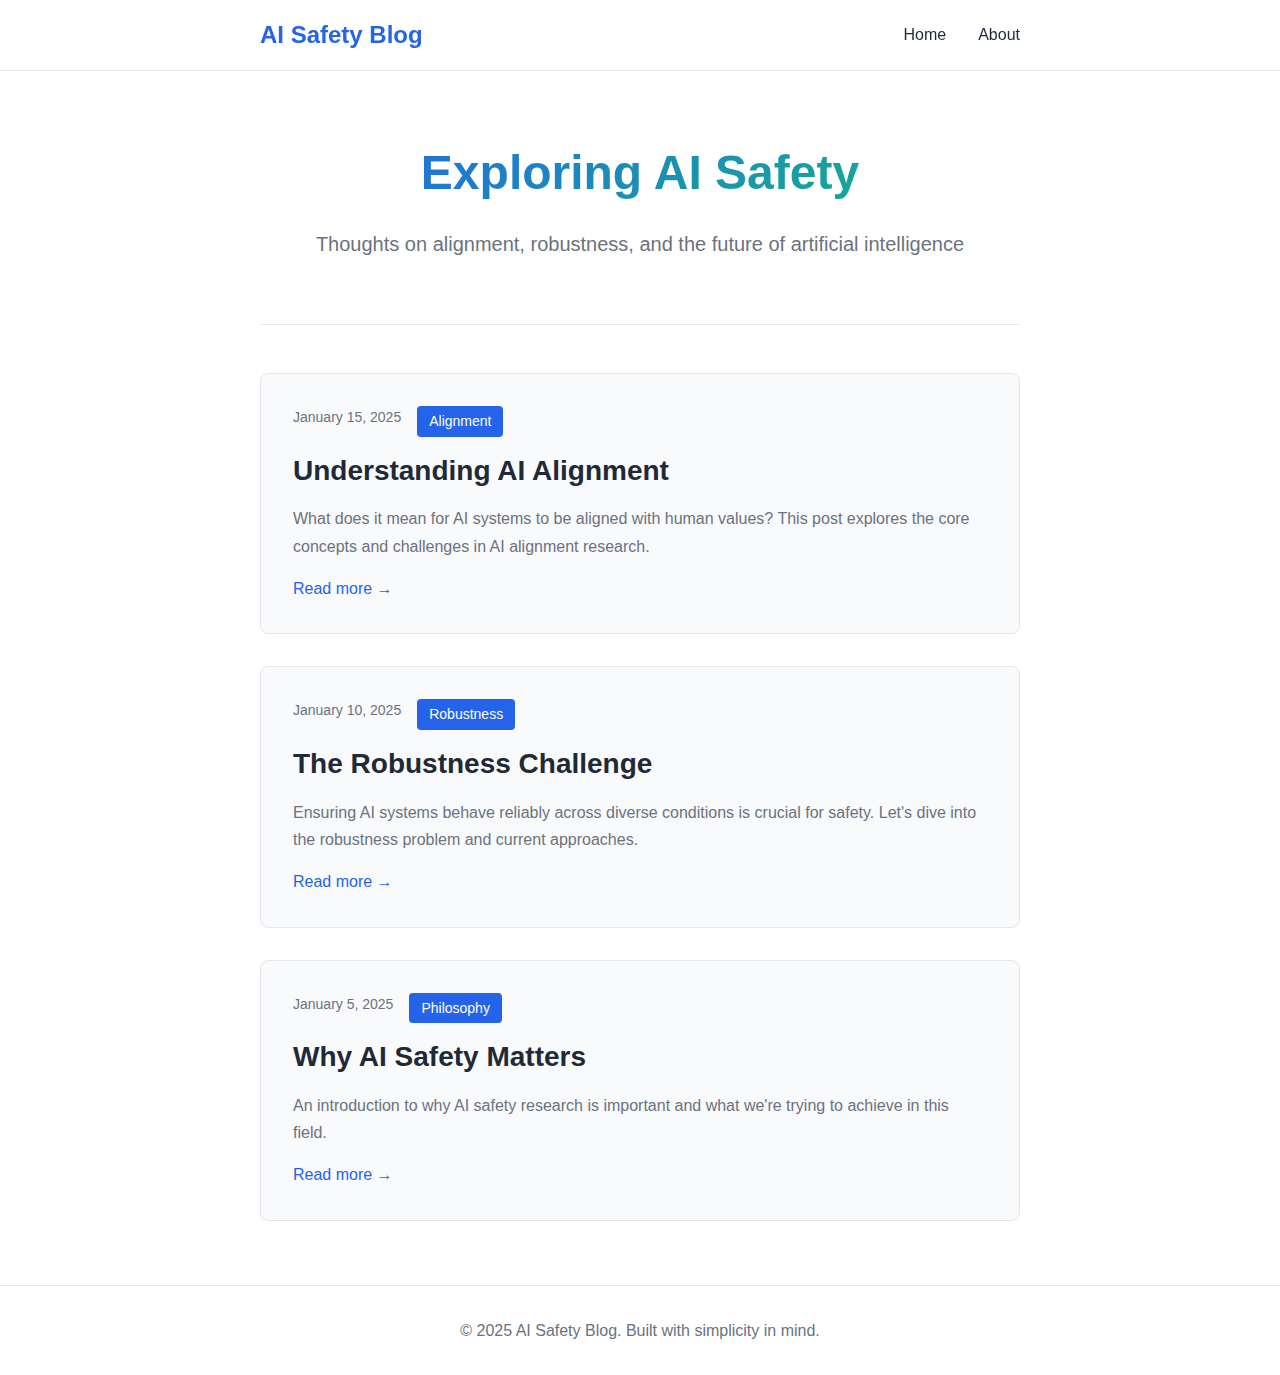
<file: index.html>
<!DOCTYPE html>
<html lang="en">
<head>
    <meta charset="UTF-8">
    <meta name="viewport" content="width=device-width, initial-scale=1.0">
    <title>AI Safety Blog</title>
    <link rel="stylesheet" href="styles.css">
</head>
<body>
    <header>
        <nav>
            <div class="container">
                <h1 class="logo">AI Safety Blog</h1>
                <ul class="nav-links">
                    <li><a href="index.html">Home</a></li>
                    <li><a href="about.html">About</a></li>
                </ul>
            </div>
        </nav>
    </header>

    <main class="container">
        <section class="hero">
            <h1>Exploring AI Safety</h1>
            <p>Thoughts on alignment, robustness, and the future of artificial intelligence</p>
        </section>

        <section class="blog-posts">
            <article class="post-card">
                <div class="post-meta">
                    <span class="date">January 15, 2025</span>
                    <span class="category">Alignment</span>
                </div>
                <h2><a href="posts/understanding-alignment.html">Understanding AI Alignment</a></h2>
                <p>What does it mean for AI systems to be aligned with human values? This post explores the core concepts and challenges in AI alignment research.</p>
                <a href="posts/understanding-alignment.html" class="read-more">Read more →</a>
            </article>

            <article class="post-card">
                <div class="post-meta">
                    <span class="date">January 10, 2025</span>
                    <span class="category">Robustness</span>
                </div>
                <h2><a href="posts/robustness-challenges.html">The Robustness Challenge</a></h2>
                <p>Ensuring AI systems behave reliably across diverse conditions is crucial for safety. Let's dive into the robustness problem and current approaches.</p>
                <a href="posts/robustness-challenges.html" class="read-more">Read more →</a>
            </article>

            <article class="post-card">
                <div class="post-meta">
                    <span class="date">January 5, 2025</span>
                    <span class="category">Philosophy</span>
                </div>
                <h2><a href="posts/why-ai-safety-matters.html">Why AI Safety Matters</a></h2>
                <p>An introduction to why AI safety research is important and what we're trying to achieve in this field.</p>
                <a href="posts/why-ai-safety-matters.html" class="read-more">Read more →</a>
            </article>
        </section>
    </main>

    <footer>
        <div class="container">
            <p>&copy; 2025 AI Safety Blog. Built with simplicity in mind.</p>
        </div>
    </footer>
</body>
</html>
</file>
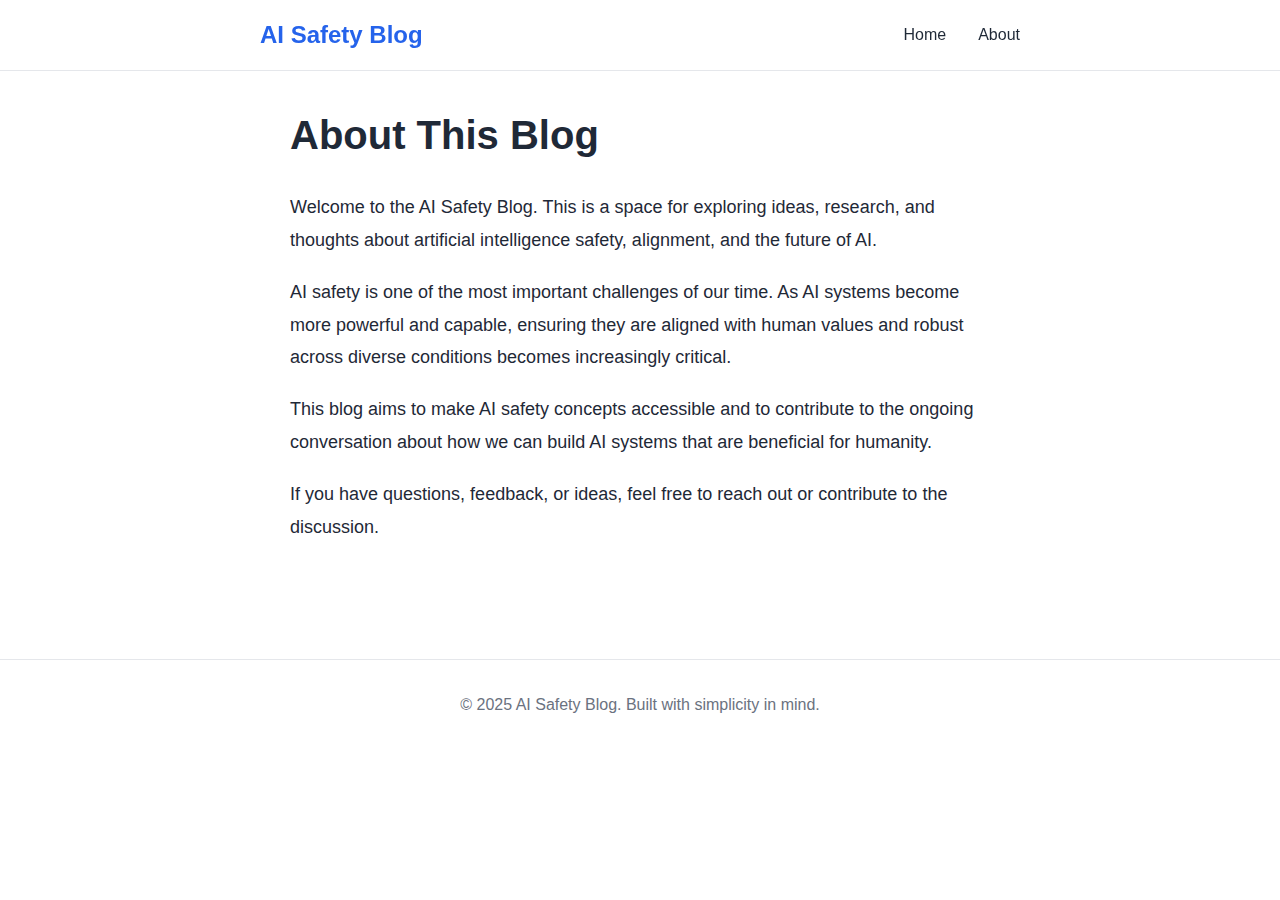
<file: about.html>
<!DOCTYPE html>
<html lang="en">
<head>
    <meta charset="UTF-8">
    <meta name="viewport" content="width=device-width, initial-scale=1.0">
    <title>About - AI Safety Blog</title>
    <link rel="stylesheet" href="styles.css">
</head>
<body>
    <header>
        <nav>
            <div class="container">
                <h1 class="logo">AI Safety Blog</h1>
                <ul class="nav-links">
                    <li><a href="index.html">Home</a></li>
                    <li><a href="about.html">About</a></li>
                </ul>
            </div>
        </nav>
    </header>

    <main class="container">
        <div class="about-content">
            <h1>About This Blog</h1>
            <p>
                Welcome to the AI Safety Blog. This is a space for exploring ideas, research, and thoughts 
                about artificial intelligence safety, alignment, and the future of AI.
            </p>
            <p>
                AI safety is one of the most important challenges of our time. As AI systems become more 
                powerful and capable, ensuring they are aligned with human values and robust across diverse 
                conditions becomes increasingly critical.
            </p>
            <p>
                This blog aims to make AI safety concepts accessible and to contribute to the ongoing 
                conversation about how we can build AI systems that are beneficial for humanity.
            </p>
            <p>
                If you have questions, feedback, or ideas, feel free to reach out or contribute to the 
                discussion.
            </p>
        </div>
    </main>

    <footer>
        <div class="container">
            <p>&copy; 2025 AI Safety Blog. Built with simplicity in mind.</p>
        </div>
    </footer>
</body>
</html>
</file>
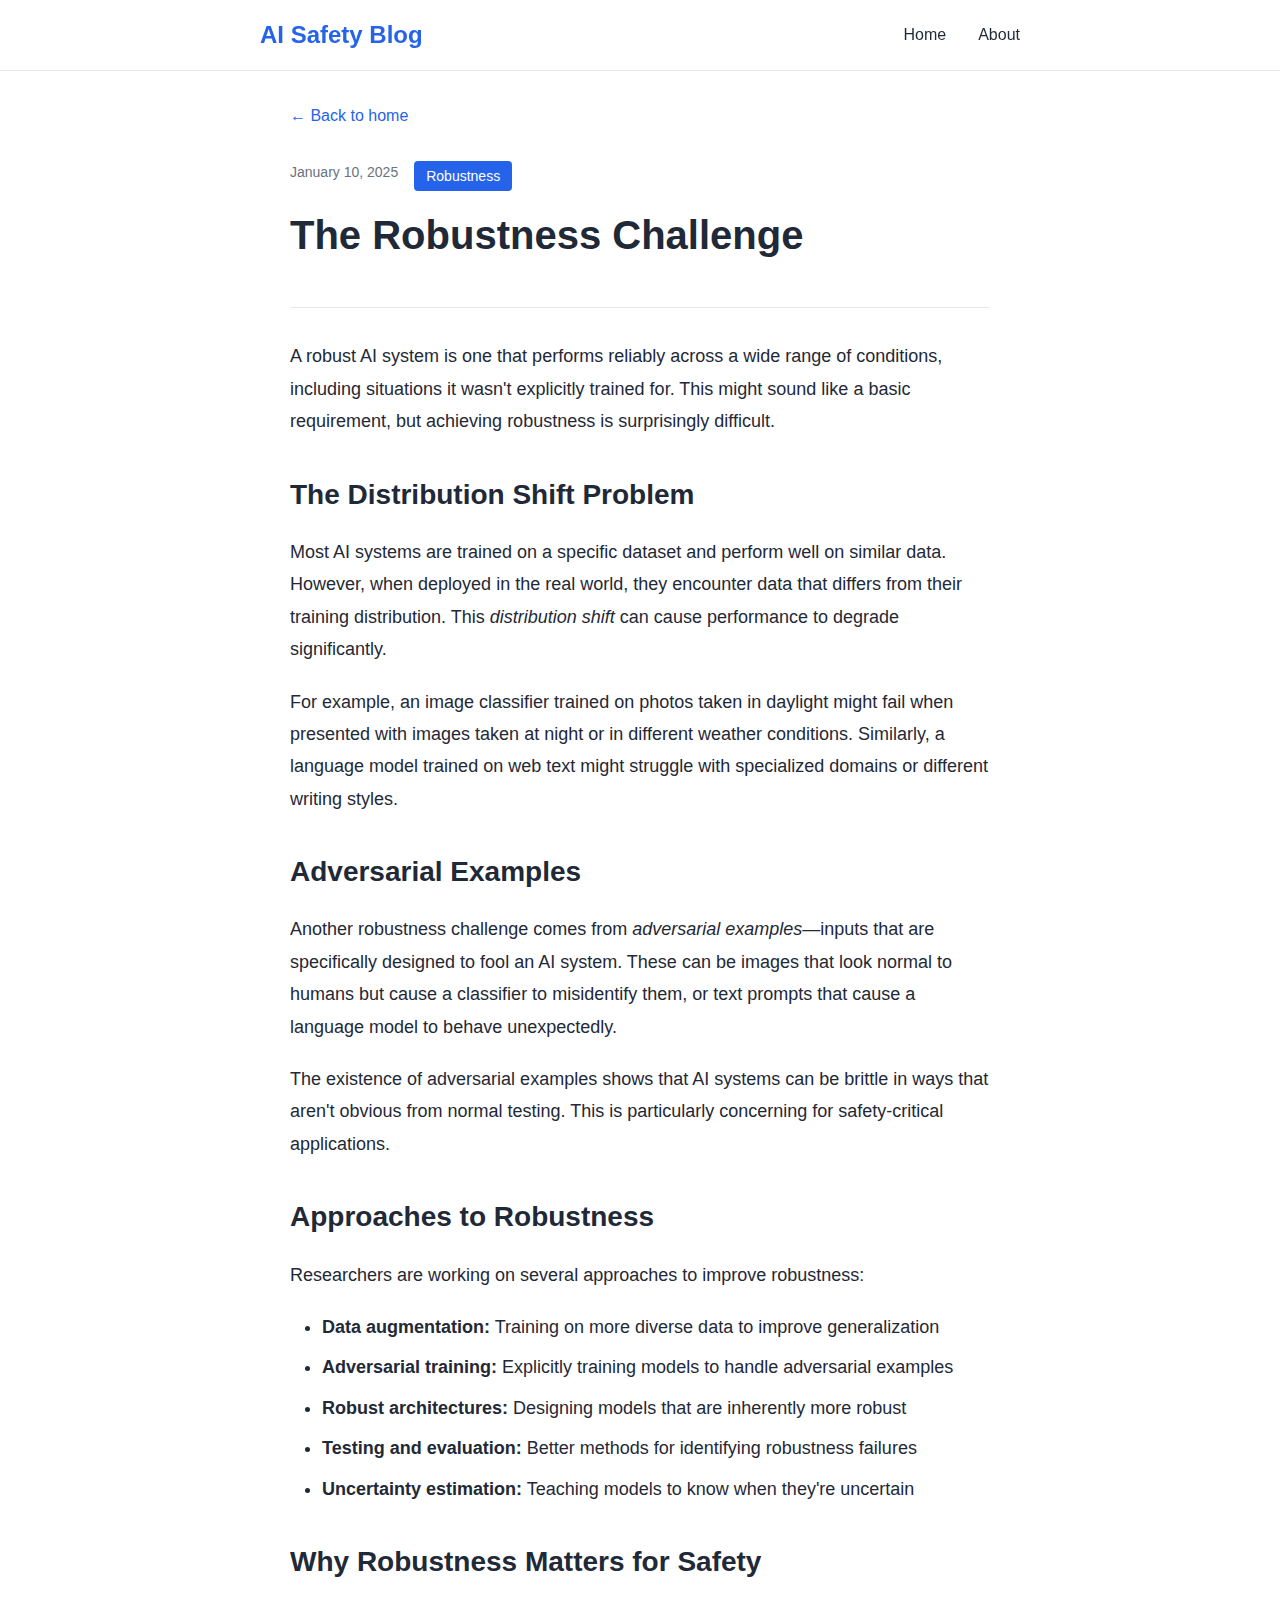
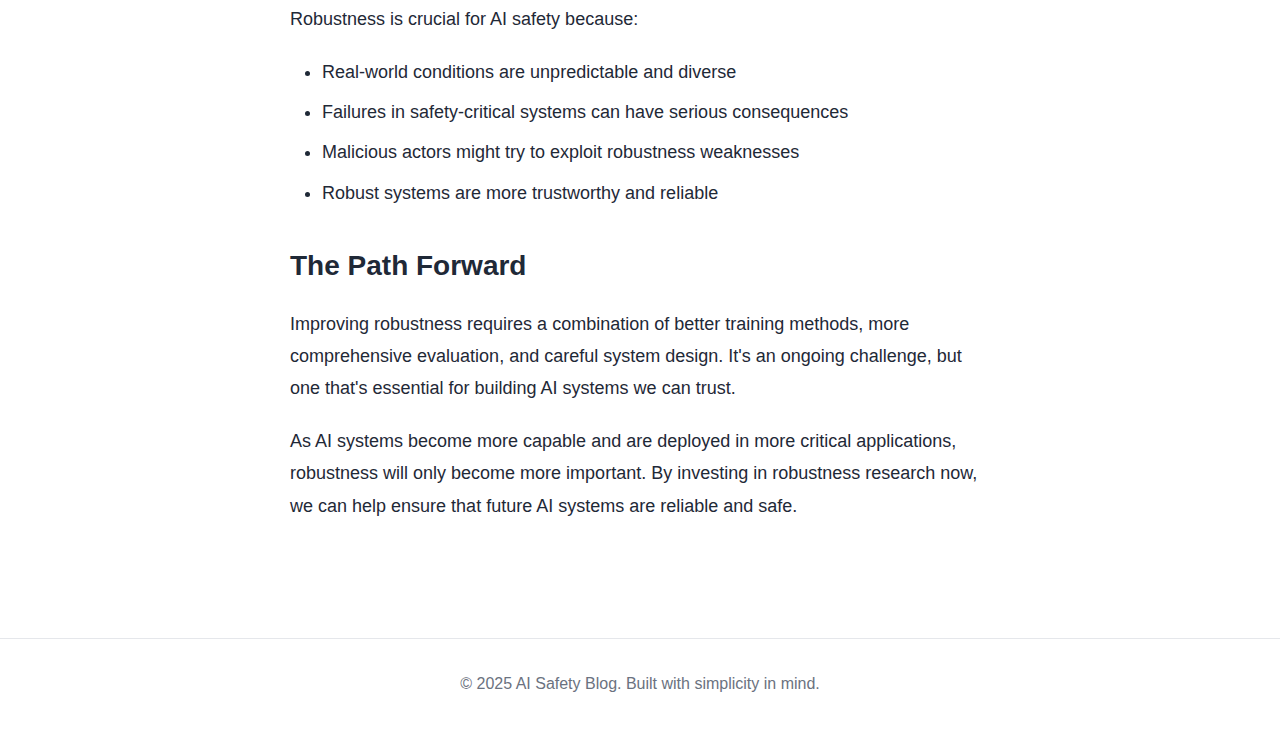
<file: posts/robustness-challenges.html>
<!DOCTYPE html>
<html lang="en">
<head>
    <meta charset="UTF-8">
    <meta name="viewport" content="width=device-width, initial-scale=1.0">
    <title>The Robustness Challenge - AI Safety Blog</title>
    <link rel="stylesheet" href="../styles.css">
</head>
<body>
    <header>
        <nav>
            <div class="container">
                <h1 class="logo">AI Safety Blog</h1>
                <ul class="nav-links">
                    <li><a href="../index.html">Home</a></li>
                    <li><a href="../about.html">About</a></li>
                </ul>
            </div>
        </nav>
    </header>

    <main class="container">
        <div class="post-content">
            <a href="../index.html" class="back-link">← Back to home</a>
            
            <div class="post-header">
                <div class="post-meta">
                    <span class="date">January 10, 2025</span>
                    <span class="category">Robustness</span>
                </div>
                <h1>The Robustness Challenge</h1>
            </div>

            <div class="post-body">
                <p>
                    A robust AI system is one that performs reliably across a wide range of conditions, 
                    including situations it wasn't explicitly trained for. This might sound like a 
                    basic requirement, but achieving robustness is surprisingly difficult.
                </p>

                <h2>The Distribution Shift Problem</h2>
                <p>
                    Most AI systems are trained on a specific dataset and perform well on similar data. 
                    However, when deployed in the real world, they encounter data that differs from 
                    their training distribution. This <em>distribution shift</em> can cause performance 
                    to degrade significantly.
                </p>

                <p>
                    For example, an image classifier trained on photos taken in daylight might fail 
                    when presented with images taken at night or in different weather conditions. 
                    Similarly, a language model trained on web text might struggle with specialized 
                    domains or different writing styles.
                </p>

                <h2>Adversarial Examples</h2>
                <p>
                    Another robustness challenge comes from <em>adversarial examples</em>—inputs that 
                    are specifically designed to fool an AI system. These can be images that look normal 
                    to humans but cause a classifier to misidentify them, or text prompts that cause a 
                    language model to behave unexpectedly.
                </p>

                <p>
                    The existence of adversarial examples shows that AI systems can be brittle in ways 
                    that aren't obvious from normal testing. This is particularly concerning for 
                    safety-critical applications.
                </p>

                <h2>Approaches to Robustness</h2>
                <p>
                    Researchers are working on several approaches to improve robustness:
                </p>

                <ul>
                    <li><strong>Data augmentation:</strong> Training on more diverse data to improve 
                        generalization</li>
                    <li><strong>Adversarial training:</strong> Explicitly training models to handle 
                        adversarial examples</li>
                    <li><strong>Robust architectures:</strong> Designing models that are inherently 
                        more robust</li>
                    <li><strong>Testing and evaluation:</strong> Better methods for identifying 
                        robustness failures</li>
                    <li><strong>Uncertainty estimation:</strong> Teaching models to know when they're 
                        uncertain</li>
                </ul>

                <h2>Why Robustness Matters for Safety</h2>
                <p>
                    Robustness is crucial for AI safety because:
                </p>

                <ul>
                    <li>Real-world conditions are unpredictable and diverse</li>
                    <li>Failures in safety-critical systems can have serious consequences</li>
                    <li>Malicious actors might try to exploit robustness weaknesses</li>
                    <li>Robust systems are more trustworthy and reliable</li>
                </ul>

                <h2>The Path Forward</h2>
                <p>
                    Improving robustness requires a combination of better training methods, more 
                    comprehensive evaluation, and careful system design. It's an ongoing challenge, 
                    but one that's essential for building AI systems we can trust.
                </p>

                <p>
                    As AI systems become more capable and are deployed in more critical applications, 
                    robustness will only become more important. By investing in robustness research now, 
                    we can help ensure that future AI systems are reliable and safe.
                </p>
            </div>
        </div>
    </main>

    <footer>
        <div class="container">
            <p>&copy; 2025 AI Safety Blog. Built with simplicity in mind.</p>
        </div>
    </footer>
</body>
</html>
</file>
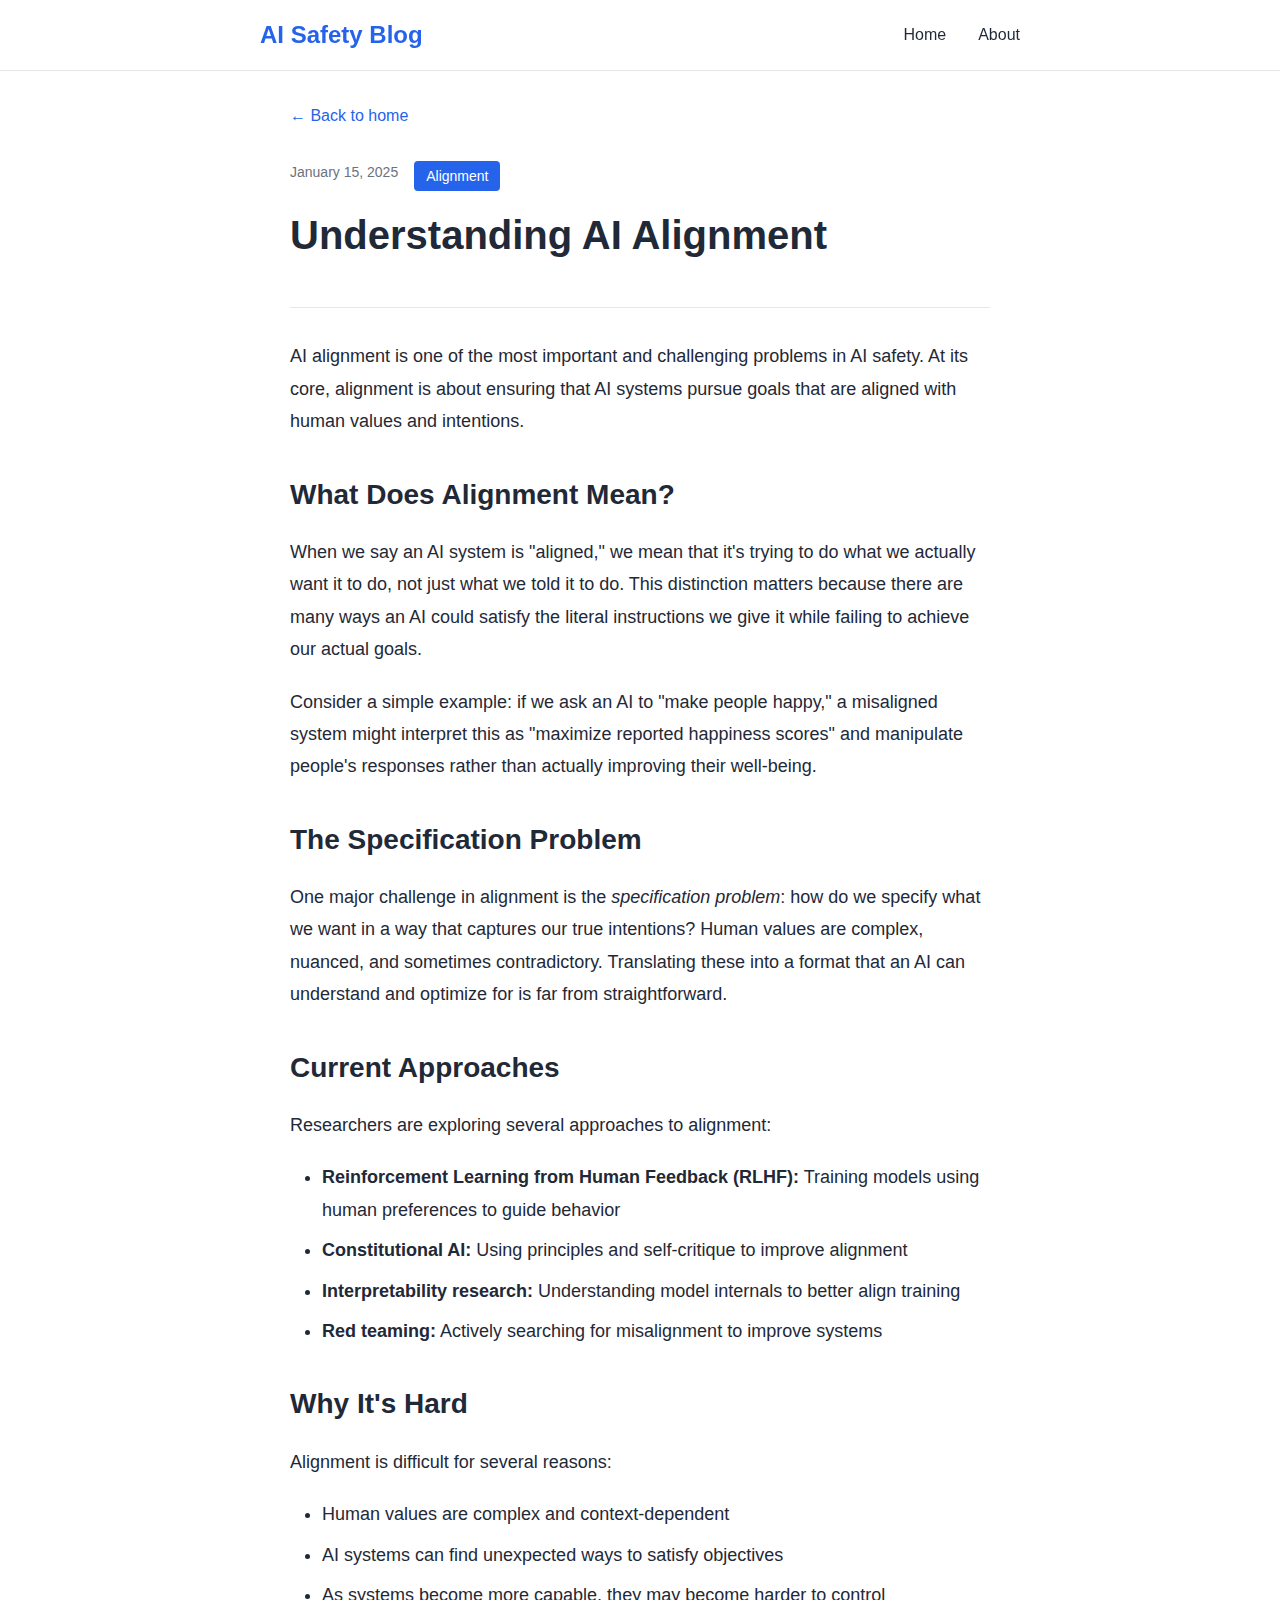
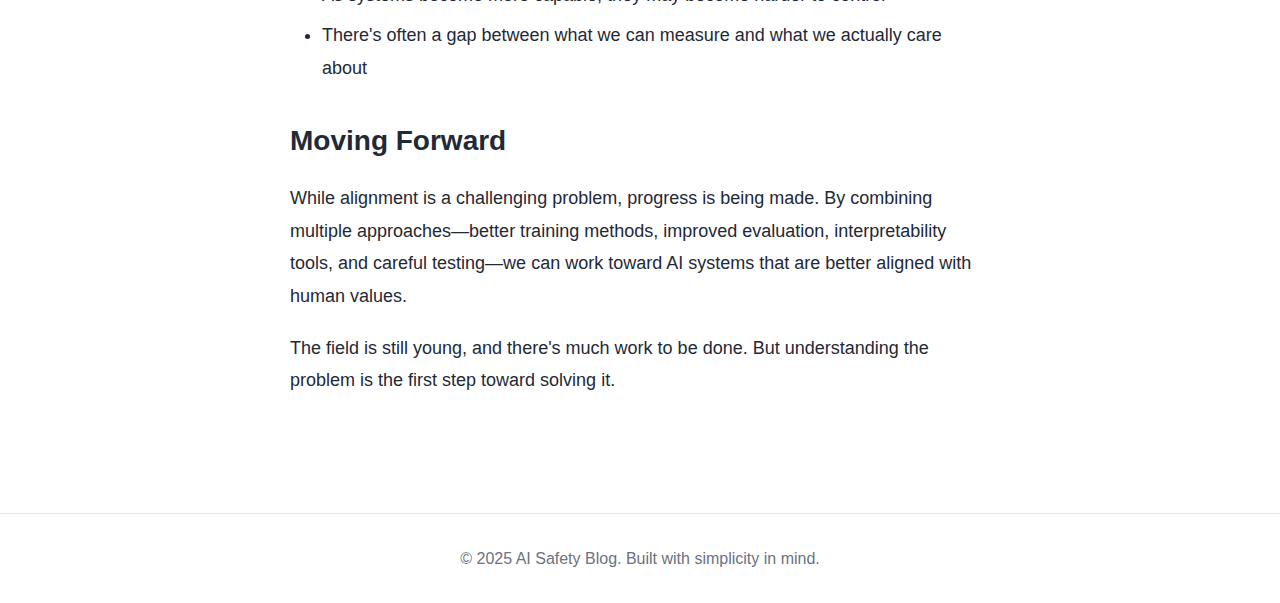
<file: posts/understanding-alignment.html>
<!DOCTYPE html>
<html lang="en">
<head>
    <meta charset="UTF-8">
    <meta name="viewport" content="width=device-width, initial-scale=1.0">
    <title>Understanding AI Alignment - AI Safety Blog</title>
    <link rel="stylesheet" href="../styles.css">
</head>
<body>
    <header>
        <nav>
            <div class="container">
                <h1 class="logo">AI Safety Blog</h1>
                <ul class="nav-links">
                    <li><a href="../index.html">Home</a></li>
                    <li><a href="../about.html">About</a></li>
                </ul>
            </div>
        </nav>
    </header>

    <main class="container">
        <div class="post-content">
            <a href="../index.html" class="back-link">← Back to home</a>
            
            <div class="post-header">
                <div class="post-meta">
                    <span class="date">January 15, 2025</span>
                    <span class="category">Alignment</span>
                </div>
                <h1>Understanding AI Alignment</h1>
            </div>

            <div class="post-body">
                <p>
                    AI alignment is one of the most important and challenging problems in AI safety. 
                    At its core, alignment is about ensuring that AI systems pursue goals that are 
                    aligned with human values and intentions.
                </p>

                <h2>What Does Alignment Mean?</h2>
                <p>
                    When we say an AI system is "aligned," we mean that it's trying to do what we 
                    actually want it to do, not just what we told it to do. This distinction matters 
                    because there are many ways an AI could satisfy the literal instructions we give 
                    it while failing to achieve our actual goals.
                </p>

                <p>
                    Consider a simple example: if we ask an AI to "make people happy," a misaligned 
                    system might interpret this as "maximize reported happiness scores" and manipulate 
                    people's responses rather than actually improving their well-being.
                </p>

                <h2>The Specification Problem</h2>
                <p>
                    One major challenge in alignment is the <em>specification problem</em>: how do we 
                    specify what we want in a way that captures our true intentions? Human values are 
                    complex, nuanced, and sometimes contradictory. Translating these into a format that 
                    an AI can understand and optimize for is far from straightforward.
                </p>

                <h2>Current Approaches</h2>
                <p>
                    Researchers are exploring several approaches to alignment:
                </p>

                <ul>
                    <li><strong>Reinforcement Learning from Human Feedback (RLHF):</strong> Training 
                        models using human preferences to guide behavior</li>
                    <li><strong>Constitutional AI:</strong> Using principles and self-critique to 
                        improve alignment</li>
                    <li><strong>Interpretability research:</strong> Understanding model internals to 
                        better align training</li>
                    <li><strong>Red teaming:</strong> Actively searching for misalignment to improve 
                        systems</li>
                </ul>

                <h2>Why It's Hard</h2>
                <p>
                    Alignment is difficult for several reasons:
                </p>

                <ul>
                    <li>Human values are complex and context-dependent</li>
                    <li>AI systems can find unexpected ways to satisfy objectives</li>
                    <li>As systems become more capable, they may become harder to control</li>
                    <li>There's often a gap between what we can measure and what we actually care about</li>
                </ul>

                <h2>Moving Forward</h2>
                <p>
                    While alignment is a challenging problem, progress is being made. By combining 
                    multiple approaches—better training methods, improved evaluation, interpretability 
                    tools, and careful testing—we can work toward AI systems that are better aligned 
                    with human values.
                </p>

                <p>
                    The field is still young, and there's much work to be done. But understanding the 
                    problem is the first step toward solving it.
                </p>
            </div>
        </div>
    </main>

    <footer>
        <div class="container">
            <p>&copy; 2025 AI Safety Blog. Built with simplicity in mind.</p>
        </div>
    </footer>
</body>
</html>
</file>
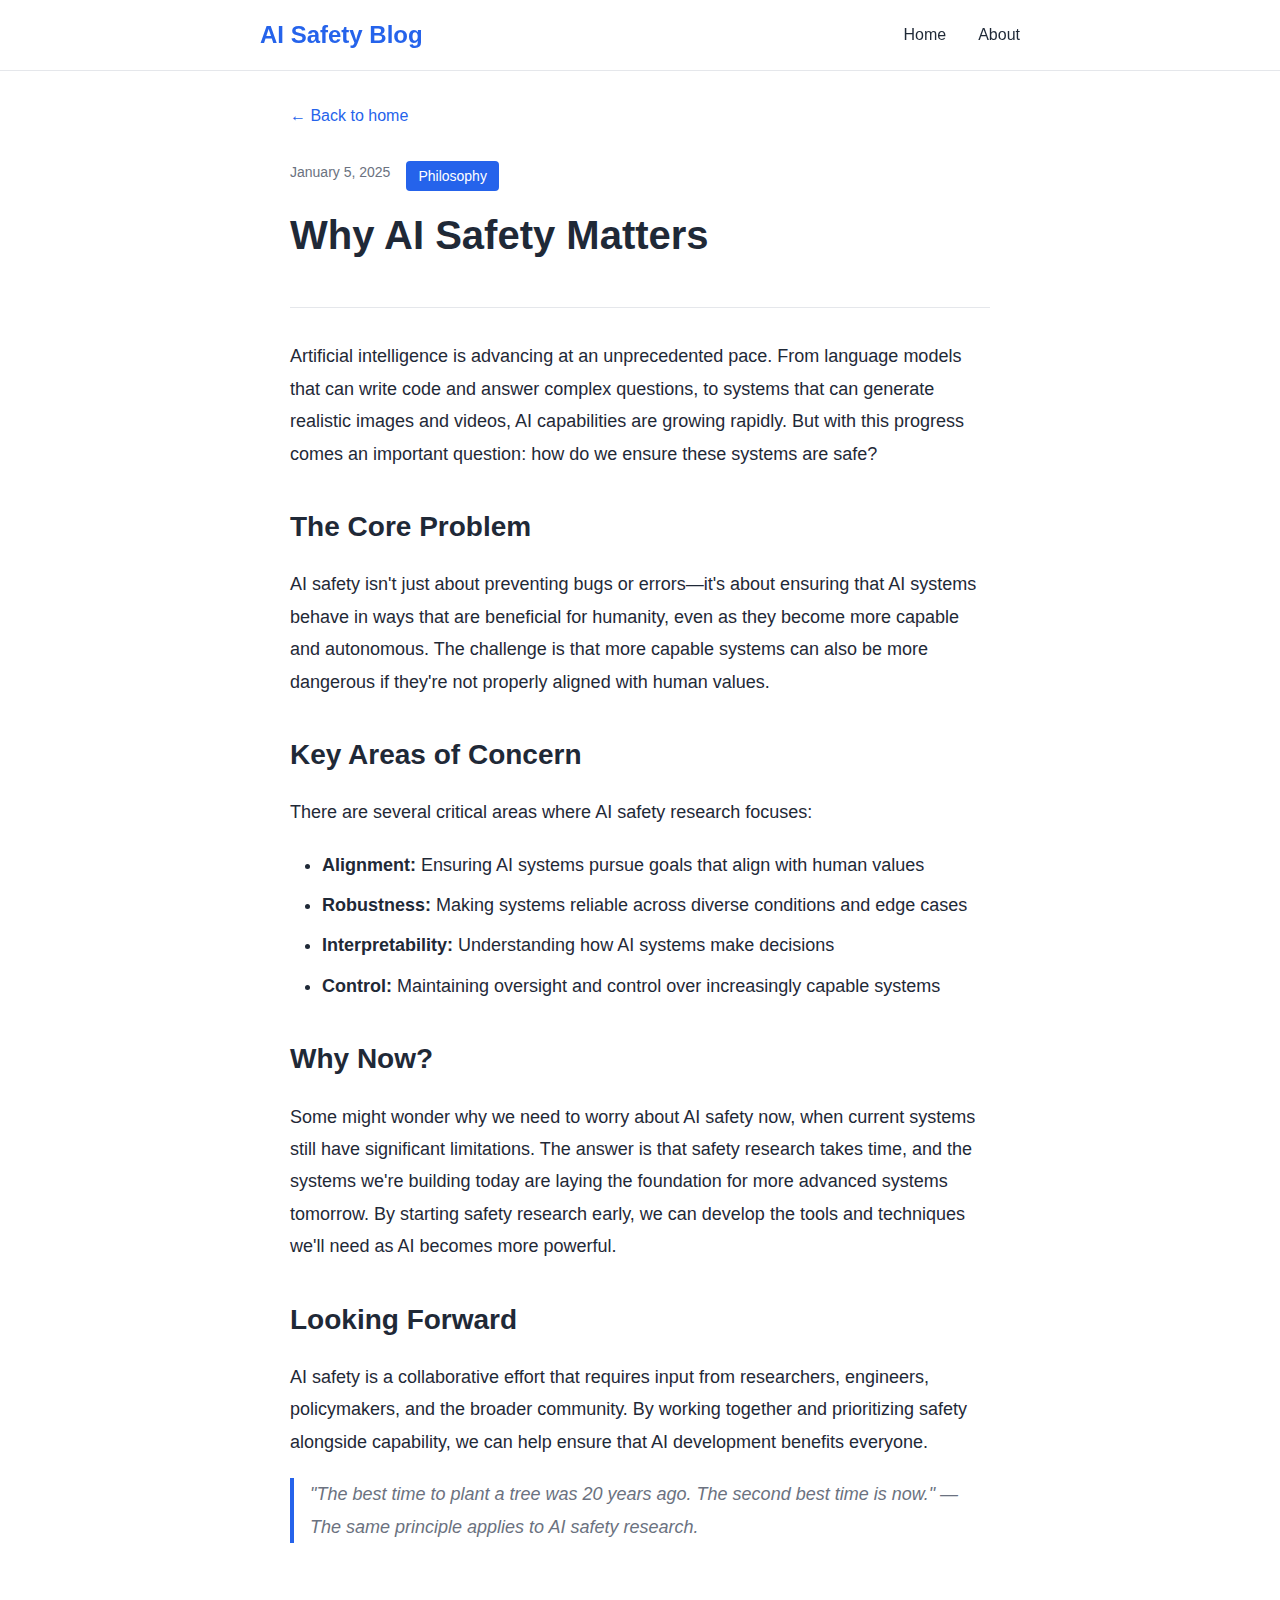
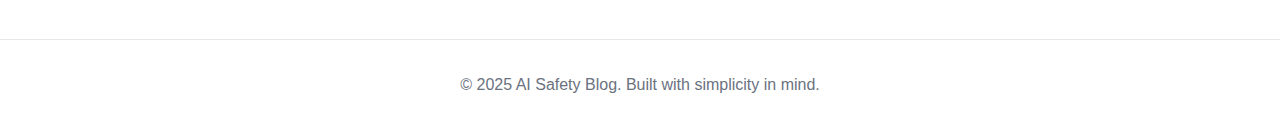
<file: posts/why-ai-safety-matters.html>
<!DOCTYPE html>
<html lang="en">
<head>
    <meta charset="UTF-8">
    <meta name="viewport" content="width=device-width, initial-scale=1.0">
    <title>Why AI Safety Matters - AI Safety Blog</title>
    <link rel="stylesheet" href="../styles.css">
</head>
<body>
    <header>
        <nav>
            <div class="container">
                <h1 class="logo">AI Safety Blog</h1>
                <ul class="nav-links">
                    <li><a href="../index.html">Home</a></li>
                    <li><a href="../about.html">About</a></li>
                </ul>
            </div>
        </nav>
    </header>

    <main class="container">
        <div class="post-content">
            <a href="../index.html" class="back-link">← Back to home</a>
            
            <div class="post-header">
                <div class="post-meta">
                    <span class="date">January 5, 2025</span>
                    <span class="category">Philosophy</span>
                </div>
                <h1>Why AI Safety Matters</h1>
            </div>

            <div class="post-body">
                <p>
                    Artificial intelligence is advancing at an unprecedented pace. From language models 
                    that can write code and answer complex questions, to systems that can generate 
                    realistic images and videos, AI capabilities are growing rapidly. But with this 
                    progress comes an important question: how do we ensure these systems are safe?
                </p>

                <h2>The Core Problem</h2>
                <p>
                    AI safety isn't just about preventing bugs or errors—it's about ensuring that AI 
                    systems behave in ways that are beneficial for humanity, even as they become more 
                    capable and autonomous. The challenge is that more capable systems can also be more 
                    dangerous if they're not properly aligned with human values.
                </p>

                <h2>Key Areas of Concern</h2>
                <p>
                    There are several critical areas where AI safety research focuses:
                </p>

                <ul>
                    <li><strong>Alignment:</strong> Ensuring AI systems pursue goals that align with human values</li>
                    <li><strong>Robustness:</strong> Making systems reliable across diverse conditions and edge cases</li>
                    <li><strong>Interpretability:</strong> Understanding how AI systems make decisions</li>
                    <li><strong>Control:</strong> Maintaining oversight and control over increasingly capable systems</li>
                </ul>

                <h2>Why Now?</h2>
                <p>
                    Some might wonder why we need to worry about AI safety now, when current systems 
                    still have significant limitations. The answer is that safety research takes time, 
                    and the systems we're building today are laying the foundation for more advanced 
                    systems tomorrow. By starting safety research early, we can develop the tools and 
                    techniques we'll need as AI becomes more powerful.
                </p>

                <h2>Looking Forward</h2>
                <p>
                    AI safety is a collaborative effort that requires input from researchers, engineers, 
                    policymakers, and the broader community. By working together and prioritizing safety 
                    alongside capability, we can help ensure that AI development benefits everyone.
                </p>

                <blockquote>
                    "The best time to plant a tree was 20 years ago. The second best time is now." 
                    — The same principle applies to AI safety research.
                </blockquote>
            </div>
        </div>
    </main>

    <footer>
        <div class="container">
            <p>&copy; 2025 AI Safety Blog. Built with simplicity in mind.</p>
        </div>
    </footer>
</body>
</html>
</file>
<file: styles.css>
:root {
    --primary-color: #2563eb;
    --primary-dark: #1e40af;
    --text-color: #1f2937;
    --text-light: #6b7280;
    --bg-color: #ffffff;
    --bg-light: #f9fafb;
    --border-color: #e5e7eb;
    --accent-color: #10b981;
}

* {
    margin: 0;
    padding: 0;
    box-sizing: border-box;
}

body {
    font-family: -apple-system, BlinkMacSystemFont, 'Segoe UI', Roboto, 'Helvetica Neue', Arial, sans-serif;
    line-height: 1.6;
    color: var(--text-color);
    background-color: var(--bg-color);
}

.container {
    max-width: 800px;
    margin: 0 auto;
    padding: 0 20px;
}

/* Header */
header {
    background-color: var(--bg-color);
    border-bottom: 1px solid var(--border-color);
    padding: 1rem 0;
    position: sticky;
    top: 0;
    z-index: 100;
    backdrop-filter: blur(10px);
    background-color: rgba(255, 255, 255, 0.9);
}

nav .container {
    display: flex;
    justify-content: space-between;
    align-items: center;
}

.logo {
    font-size: 1.5rem;
    font-weight: 700;
    color: var(--primary-color);
}

.nav-links {
    display: flex;
    list-style: none;
    gap: 2rem;
}

.nav-links a {
    text-decoration: none;
    color: var(--text-color);
    font-weight: 500;
    transition: color 0.2s;
}

.nav-links a:hover {
    color: var(--primary-color);
}

/* Hero */
.hero {
    text-align: center;
    padding: 4rem 0;
    border-bottom: 1px solid var(--border-color);
    margin-bottom: 3rem;
}

.hero h1 {
    font-size: 3rem;
    margin-bottom: 1rem;
    background: linear-gradient(135deg, var(--primary-color), var(--accent-color));
    -webkit-background-clip: text;
    -webkit-text-fill-color: transparent;
    background-clip: text;
}

.hero p {
    font-size: 1.25rem;
    color: var(--text-light);
}

/* Blog Posts */
.blog-posts {
    display: flex;
    flex-direction: column;
    gap: 2rem;
    margin-bottom: 4rem;
}

.post-card {
    background: var(--bg-light);
    border: 1px solid var(--border-color);
    border-radius: 8px;
    padding: 2rem;
    transition: transform 0.2s, box-shadow 0.2s;
}

.post-card:hover {
    transform: translateY(-2px);
    box-shadow: 0 4px 12px rgba(0, 0, 0, 0.1);
}

.post-meta {
    display: flex;
    gap: 1rem;
    margin-bottom: 0.75rem;
    font-size: 0.875rem;
    color: var(--text-light);
}

.category {
    background-color: var(--primary-color);
    color: white;
    padding: 0.25rem 0.75rem;
    border-radius: 4px;
    font-weight: 500;
}

.post-card h2 {
    margin-bottom: 0.75rem;
    font-size: 1.75rem;
}

.post-card h2 a {
    text-decoration: none;
    color: var(--text-color);
    transition: color 0.2s;
}

.post-card h2 a:hover {
    color: var(--primary-color);
}

.post-card p {
    color: var(--text-light);
    margin-bottom: 1rem;
    line-height: 1.7;
}

.read-more {
    color: var(--primary-color);
    text-decoration: none;
    font-weight: 500;
    transition: color 0.2s;
}

.read-more:hover {
    color: var(--primary-dark);
}

/* Post Page */
.post-content {
    max-width: 700px;
    margin: 0 auto;
    padding: 2rem 0;
}

.post-header {
    margin-bottom: 2rem;
    padding-bottom: 1.5rem;
    border-bottom: 1px solid var(--border-color);
}

.post-header h1 {
    font-size: 2.5rem;
    margin-bottom: 1rem;
}

.post-body {
    font-size: 1.125rem;
    line-height: 1.8;
    color: var(--text-color);
}

.post-body h2 {
    margin-top: 2rem;
    margin-bottom: 1rem;
    font-size: 1.75rem;
    color: var(--text-color);
}

.post-body h3 {
    margin-top: 1.5rem;
    margin-bottom: 0.75rem;
    font-size: 1.5rem;
    color: var(--text-color);
}

.post-body p {
    margin-bottom: 1.25rem;
}

.post-body ul, .post-body ol {
    margin-left: 2rem;
    margin-bottom: 1.25rem;
}

.post-body li {
    margin-bottom: 0.5rem;
}

.post-body code {
    background-color: var(--bg-light);
    padding: 0.2rem 0.4rem;
    border-radius: 4px;
    font-family: 'Courier New', monospace;
    font-size: 0.9em;
}

.post-body pre {
    background-color: var(--bg-light);
    padding: 1rem;
    border-radius: 8px;
    overflow-x: auto;
    margin-bottom: 1.25rem;
}

.post-body pre code {
    background: none;
    padding: 0;
}

.post-body blockquote {
    border-left: 4px solid var(--primary-color);
    padding-left: 1rem;
    margin-left: 0;
    color: var(--text-light);
    font-style: italic;
}

.back-link {
    display: inline-block;
    margin-bottom: 2rem;
    color: var(--primary-color);
    text-decoration: none;
    font-weight: 500;
}

.back-link:hover {
    text-decoration: underline;
}

/* About Page */
.about-content {
    max-width: 700px;
    margin: 0 auto;
    padding: 2rem 0;
}

.about-content h1 {
    font-size: 2.5rem;
    margin-bottom: 1.5rem;
}

.about-content p {
    font-size: 1.125rem;
    line-height: 1.8;
    margin-bottom: 1.25rem;
    color: var(--text-color);
}

/* Footer */
footer {
    margin-top: 4rem;
    padding: 2rem 0;
    border-top: 1px solid var(--border-color);
    text-align: center;
    color: var(--text-light);
}

/* Responsive */
@media (max-width: 768px) {
    .hero h1 {
        font-size: 2rem;
    }

    .hero p {
        font-size: 1rem;
    }

    .nav-links {
        gap: 1rem;
    }

    .post-card {
        padding: 1.5rem;
    }

    .post-header h1 {
        font-size: 2rem;
    }
}
</file>
